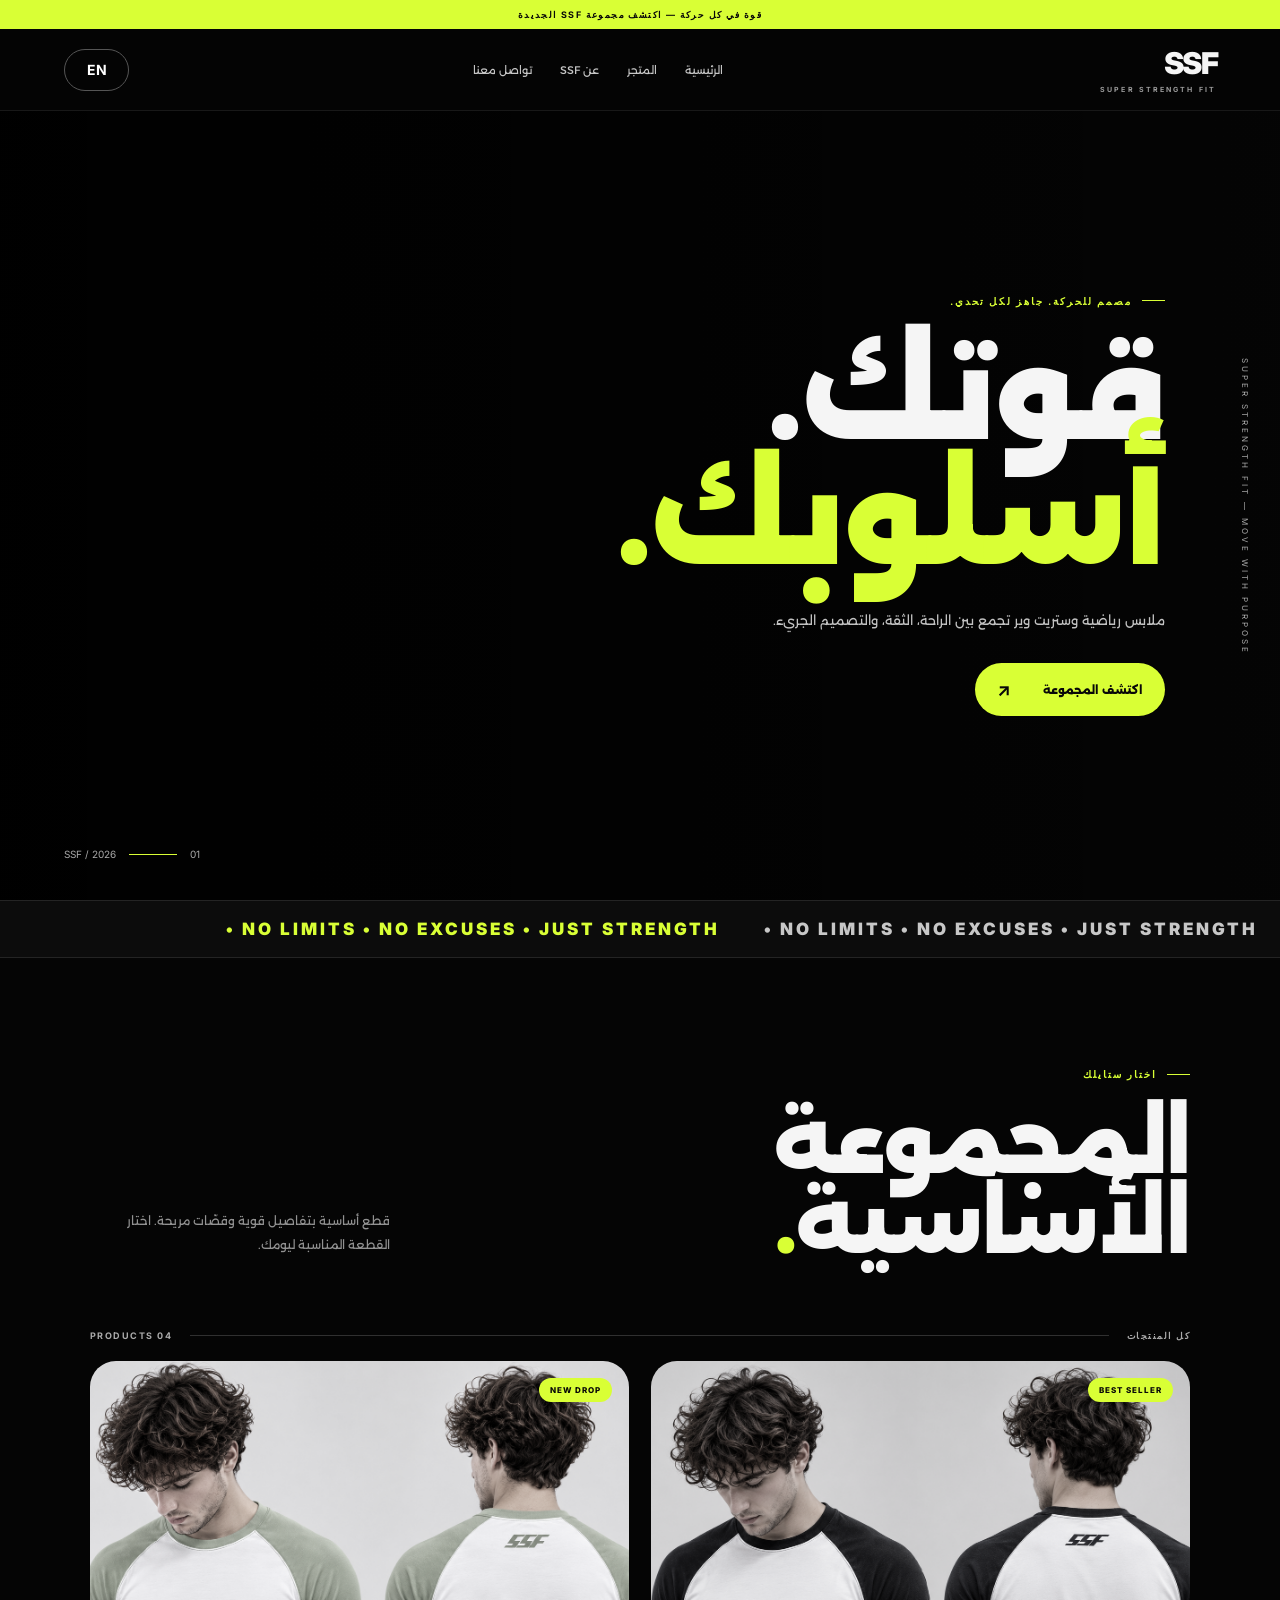
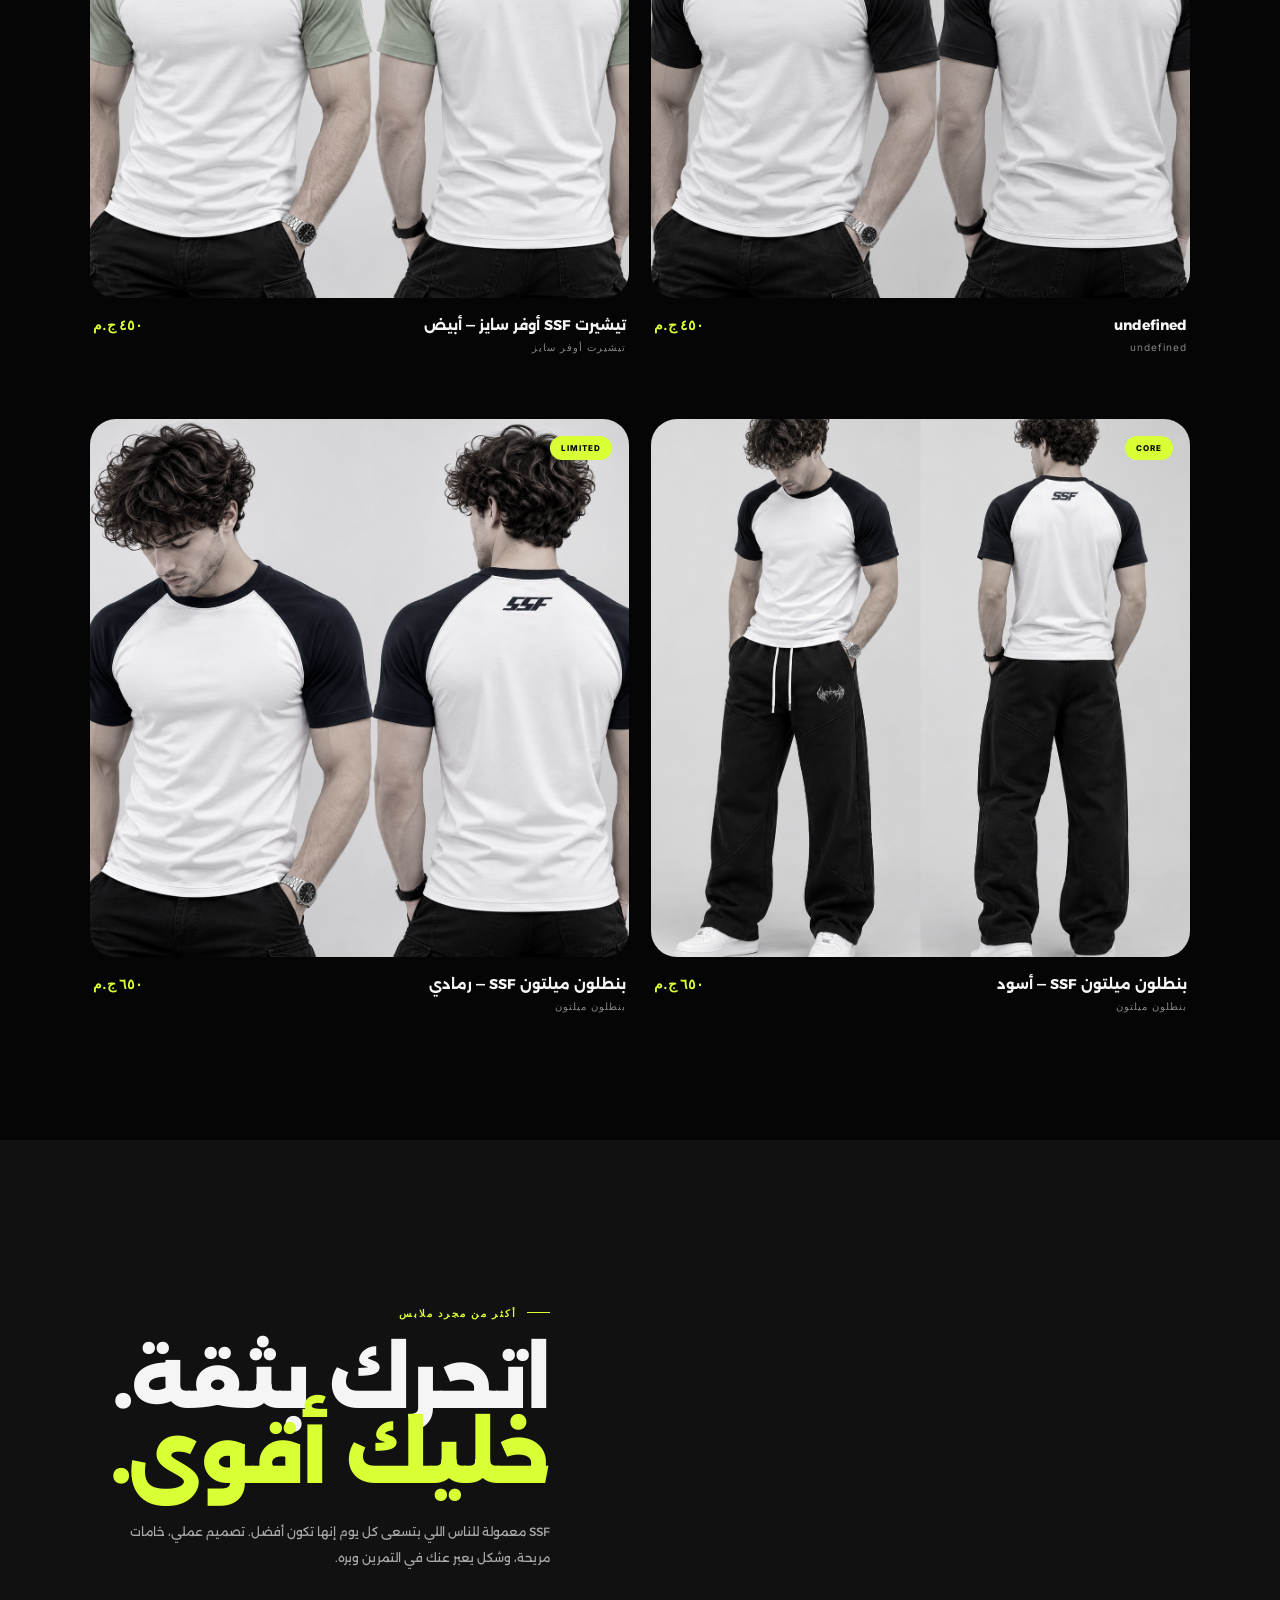
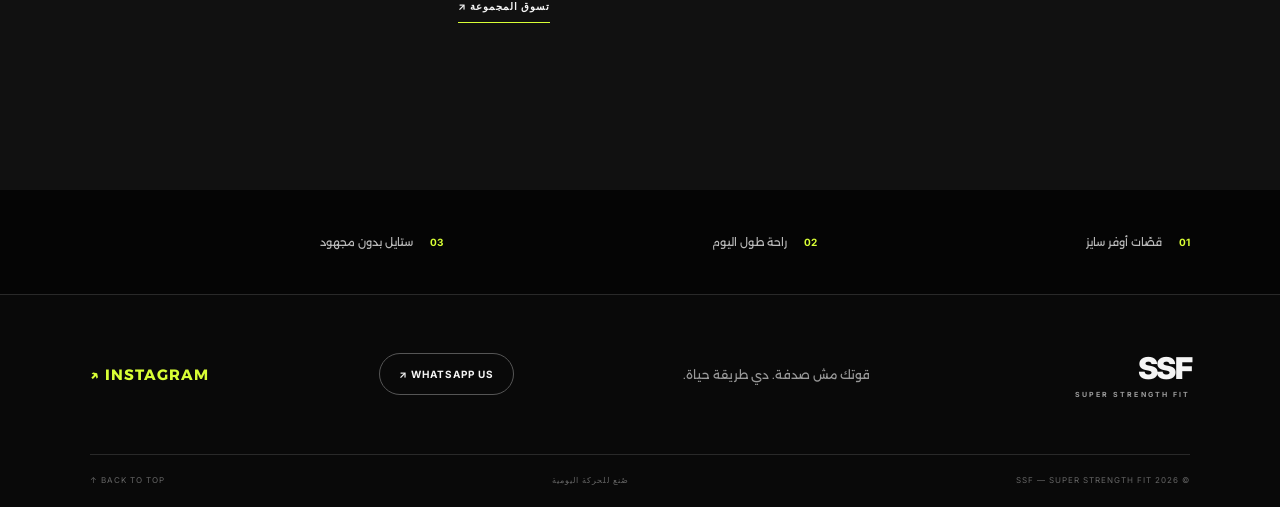
<file: index.html>
<!DOCTYPE html>
<html lang="ar" dir="rtl">

<head>
    <meta charset="UTF-8">
    <meta name="viewport" content="width=device-width, initial-scale=1.0">
    <meta name="theme-color" content="#050505">

    <title>SSF — Super Strength Fit</title>

    <link rel="preconnect" href="https://fonts.googleapis.com">
    <link rel="preconnect" href="https://fonts.gstatic.com" crossorigin>

    <link href="https://fonts.googleapis.com/css2?family=Alexandria:wght@300;400;500;600;700;800;900&family=Inter:wght@400;500;600;700;800;900&display=swap" rel="stylesheet">

    <link rel="stylesheet" href="style.css">
</head>

<body>

    <!-- Announcement -->
    <div class="announcement">
        <span data-ar="قوة في كل حركة — اكتشف مجموعة SSF الجديدة"
              data-en="STRENGTH IN EVERY MOVE — DISCOVER THE NEW SSF DROP">
            قوة في كل حركة — اكتشف مجموعة SSF الجديدة
        </span>
    </div>

    <!-- Header -->
    <header class="site-header">

        <a class="brand" href="index.html">
            <span class="brand-mark">SSF</span>
            <span class="brand-caption">SUPER STRENGTH FIT</span>
        </a>

        <nav class="main-nav">

            <a href="#home" data-ar="الرئيسية" data-en="Home">
                الرئيسية
            </a>

            <a href="#shop" data-ar="المتجر" data-en="Shop">
                المتجر
            </a>

            <a href="#story" data-ar="عن SSF" data-en="Our Story">
                عن SSF
            </a>

            <a href="#contact" data-ar="تواصل معنا" data-en="Contact">
                تواصل معنا
            </a>

        </nav>
        <div class="header-actions">

    

    <button class="lang-switch" id="languageToggle">
        EN
    </button>

   

</div>

       
    </header>


    <main>

        <!-- HERO -->
        <section class="hero" id="home">

            <div class="hero-image"></div>
            <div class="hero-shade"></div>

            <div class="hero-content reveal">

                <p class="eyebrow">
                    <i></i>
                    <span data-ar="مصمم للحركة. جاهز لكل تحدي."
                          data-en="BUILT FOR MOVEMENT. READY FOR ANY CHALLENGE.">
                        مصمم للحركة. جاهز لكل تحدي.
                    </span>
                </p>

                <h1>
                    <span data-ar="قوتك." data-en="YOUR">قوتك.</span>
                    <br>
                    <em data-ar="أسلوبك." data-en="STRENGTH.">أسلوبك.</em>
                </h1>

                <p class="hero-copy"
                   data-ar="ملابس رياضية وستريت وير تجمع بين الراحة، الثقة، والتصميم الجريء."
                   data-en="Performance-inspired essentials meet bold streetwear. Made for comfort, confidence and everyday movement.">

                    ملابس رياضية وستريت وير تجمع بين الراحة، الثقة، والتصميم الجريء.

                </p>

                <a class="button button-light" href="#shop">

                    <span data-ar="اكتشف المجموعة" data-en="EXPLORE THE COLLECTION">
                        اكتشف المجموعة
                    </span>

                    <b>↗</b>

                </a>

            </div>

            <div class="hero-index">
                <span>01</span>
                <span class="index-line"></span>
                <span>SSF / 2026</span>
            </div>

            <div class="hero-vertical">
                SUPER STRENGTH FIT — MOVE WITH PURPOSE
            </div>

        </section>


        <!-- MOVING TEXT -->
        <section class="ticker">

            <div class="ticker-track">

                <span>
                    NO LIMITS • NO EXCUSES • JUST STRENGTH •
                </span>

                <span>
                    NO LIMITS • NO EXCUSES • JUST STRENGTH •
                </span>

            </div>

        </section>


        <!-- COLLECTION -->
        <section class="collection section-wrap" id="shop">

            <div class="section-heading reveal">

                <div>

                    <p class="eyebrow">
                        <i></i>
                        <span data-ar="اختار ستايلك" data-en="THE SSF COLLECTION">
                            اختار ستايلك
                        </span>
                    </p>

                    <h2
                        data-ar="المجموعة الأساسية<span>.</span>"
                        data-en="THE CORE<br>COLLECTION<span>.</span>">

                        المجموعة الأساسية<span>.</span>

                    </h2>

                </div>

                <p
                    data-ar="قطع أساسية بتفاصيل قوية وقصّات مريحة. اختار القطعة المناسبة ليومك."
                    data-en="Essential pieces with confident details and relaxed fits. Find your everyday uniform.">

                    قطع أساسية بتفاصيل قوية وقصّات مريحة. اختار القطعة المناسبة ليومك.

                </p>

            </div>


            <div class="filter-row">

                <span data-ar="كل المنتجات" data-en="ALL PRODUCTS">
                    كل المنتجات
                </span>

                <span class="filter-line"></span>

                <span id="productCount">
                    04 PRODUCTS
                </span>

            </div>


            <!-- Products generated from JavaScript -->
            <div class="product-grid" id="productGrid"></div>

        </section>


        <!-- ABOUT -->
        <section class="statement" id="story">

            <div class="statement-photo"></div>

            <div class="statement-copy reveal">

                <p class="eyebrow">
                    <i></i>
                    <span data-ar="أكثر من مجرد ملابس" data-en="MORE THAN APPAREL">
                        أكثر من مجرد ملابس
                    </span>
                </p>

                <h2
                    data-ar="اتحرك بثقة.<br><span>خليك أقوى.</span>"
                    data-en="MOVE WITH<br><span>CONFIDENCE.</span>">

                    اتحرك بثقة.
                    <br>
                    <span>خليك أقوى.</span>

                </h2>

                <p
                    data-ar="SSF معمولة للناس اللي بتسعى كل يوم إنها تكون أفضل. تصميم عملي، خامات مريحة، وشكل يعبر عنك في التمرين وبره."
                    data-en="SSF is made for people who show up and push forward every day. Functional design, comfortable fabrics and a look that moves with you.">

                    SSF معمولة للناس اللي بتسعى كل يوم إنها تكون أفضل.
                    تصميم عملي، خامات مريحة، وشكل يعبر عنك في التمرين وبره.

                </p>

                <a class="text-link" href="#shop">

                    <span data-ar="تسوق المجموعة" data-en="SHOP THE DROP">
                        تسوق المجموعة
                    </span>

                    ↗

                </a>

            </div>

        </section>


        <!-- FEATURES -->
        <section class="feature-strip">

            <div class="feature">
                <b>01</b>
                <span data-ar="قصّات أوفر سايز" data-en="OVERSIZED FITS">
                    قصّات أوفر سايز
                </span>
            </div>

            <div class="feature">
                <b>02</b>
                <span data-ar="راحة طول اليوم" data-en="ALL-DAY COMFORT">
                    راحة طول اليوم
                </span>
            </div>

            <div class="feature">
                <b>03</b>
                <span data-ar="ستايل بدون مجهود" data-en="EFFORTLESS STYLE">
                    ستايل بدون مجهود
                </span>
            </div>

        </section>

    </main>


    <!-- FOOTER -->
    <footer id="contact">

        <div class="footer-top">

            <a class="brand footer-brand" href="#">

                <span class="brand-mark">SSF</span>
                <span class="brand-caption">SUPER STRENGTH FIT</span>

            </a>

            <p
                data-ar="قوتك مش صدفة. دي طريقة حياة."
                data-en="STRENGTH ISN'T AN ACCIDENT. IT'S A WAY OF LIFE.">

                قوتك مش صدفة. دي طريقة حياة.

            </p>

            <a class="footer-cta" href="#" id="footerWhatsapp">
                WHATSAPP US ↗
            </a>
            <a class="instagram-link"
   href="https://www.instagram.com/super_strength_fit?cplk=aGhpa283b3ZjbWp2"
   target="_blank"
   rel="noopener noreferrer">
    INSTAGRAM ↗
</a>

        </div>


        <div class="footer-bottom">

            <span>© 2026 SSF — SUPER STRENGTH FIT</span>

            <span
                data-ar="صُنع للحركة اليومية"
                data-en="MADE FOR EVERYDAY MOVEMENT">

                صُنع للحركة اليومية

            </span>

            <a href="#home">
                BACK TO TOP ↑
            </a>

        </div>

    </footer>


    <script src="script.js"></script>

</body>
</html>
</file>
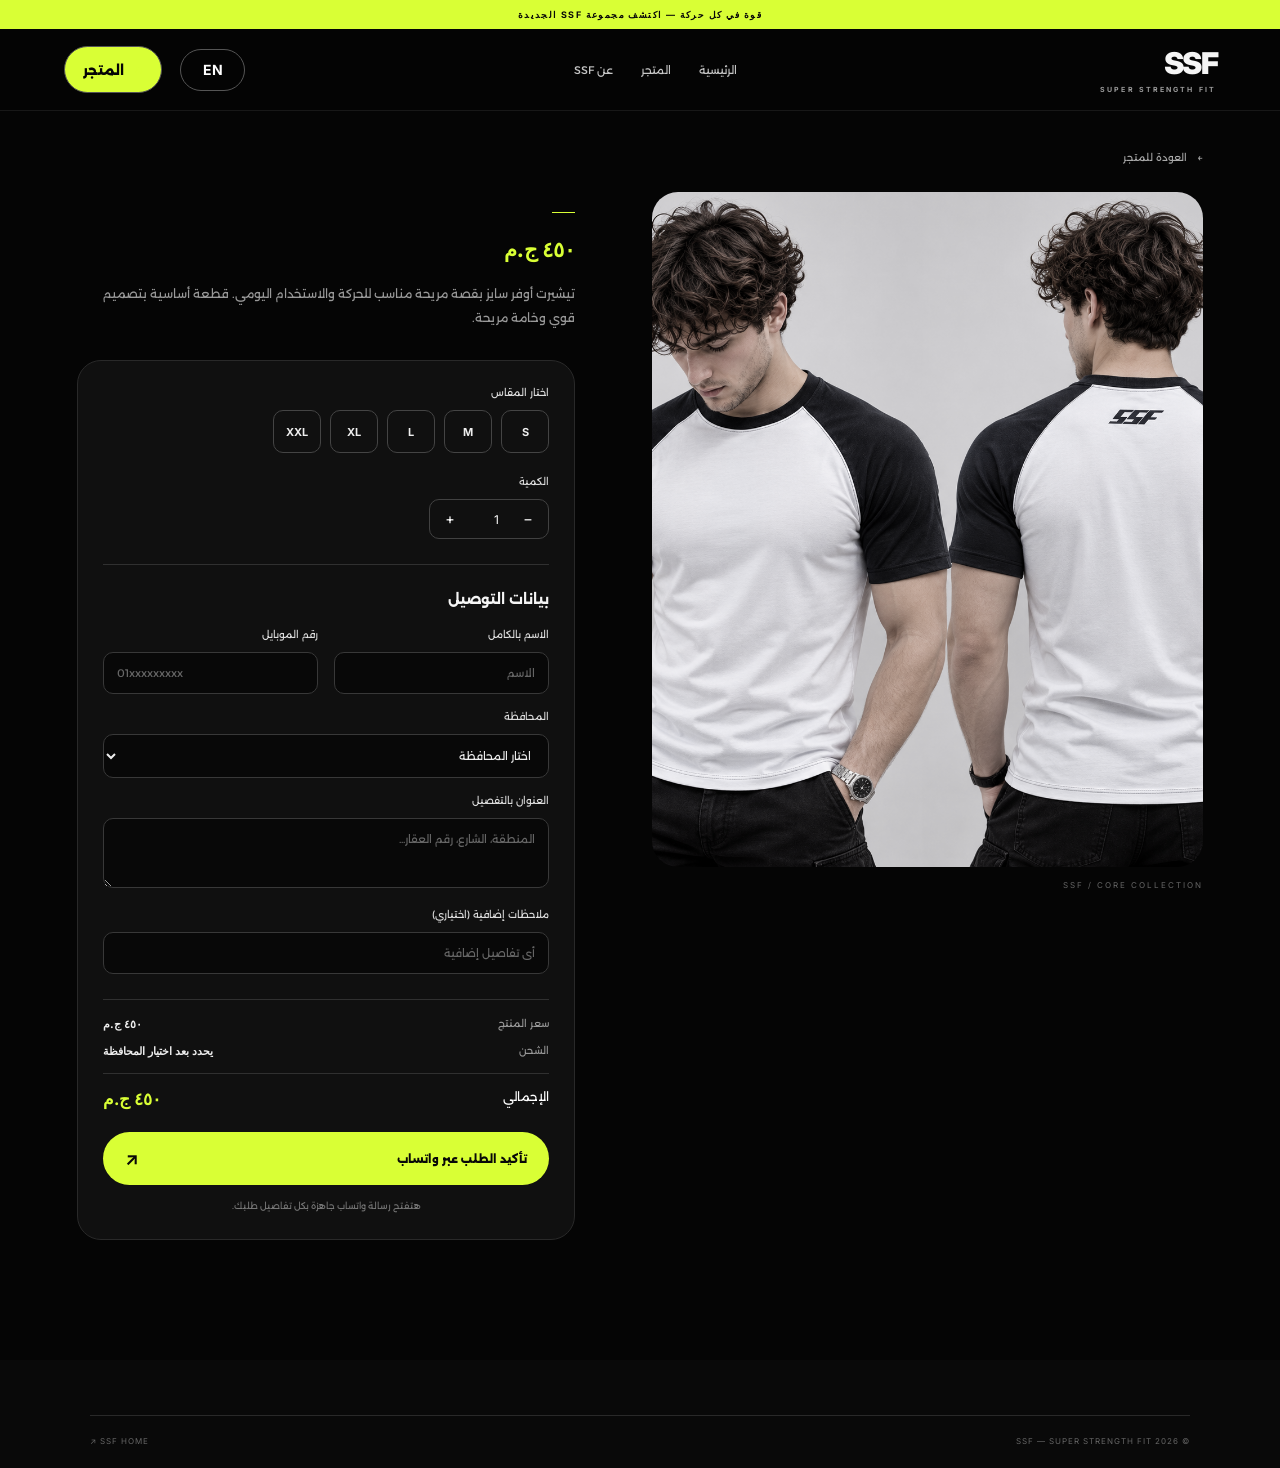
<file: product.html>
<!DOCTYPE html>
<html lang="ar" dir="rtl">

<head>

    <meta charset="UTF-8">
    <meta name="viewport" content="width=device-width, initial-scale=1.0">

    <meta name="theme-color" content="#050505">

    <title>Product — SSF</title>

    <link href="https://fonts.googleapis.com/css2?family=Alexandria:wght@300;400;500;600;700;800;900&family=Inter:wght@400;500;600;700;800;900&display=swap" rel="stylesheet">

    <link rel="stylesheet" href="style.css">

</head>

<body class="product-page">


    <div class="announcement">

        <span
            data-ar="قوة في كل حركة — اكتشف مجموعة SSF الجديدة"
            data-en="STRENGTH IN EVERY MOVE — DISCOVER THE NEW SSF DROP">

            قوة في كل حركة — اكتشف مجموعة SSF الجديدة

        </span>

    </div>


    <header class="site-header">

        <a class="brand" href="index.html">

            <span class="brand-mark">SSF</span>
            <span class="brand-caption">SUPER STRENGTH FIT</span>

        </a>


        <nav class="main-nav">

            <a href="index.html#home" data-ar="الرئيسية" data-en="Home">
                الرئيسية
            </a>

            <a href="index.html#shop" data-ar="المتجر" data-en="Shop">
                المتجر
            </a>

            <a href="index.html#story" data-ar="عن SSF" data-en="Our Story">
                عن SSF
            </a>

        </nav>


        <div class="header-actions">

            <button class="lang-switch" id="languageToggle">
                EN
            </button>

            <a class="bag-link" href="index.html#shop">
                <span>↗</span>
                <span data-ar="المتجر" data-en="Shop">المتجر</span>
            </a>

        </div>

    </header>


    <main class="product-main">

        <a class="back-link" href="index.html#shop">

            ←

            <span data-ar="العودة للمتجر" data-en="BACK TO SHOP">
                العودة للمتجر
            </span>

        </a>


        <div class="product-layout">


            <!-- PRODUCT IMAGE -->

            <div class="product-gallery">

                <div class="main-product-image" id="mainProductImage"></div>

                <div class="gallery-note">
                    SSF / CORE COLLECTION
                </div>

            </div>


            <!-- PRODUCT DETAILS -->

            <div class="product-info">

                <p class="eyebrow">
                    <i></i>
                    <span id="productCategory"></span>
                </p>


                <h1 id="productName">
                    Product Name
                </h1>


                <div class="product-price" id="productPrice"></div>


                <p class="product-description" id="productDescription"></p>


                <!-- ORDER FORM -->

                <form id="orderForm" class="order-form">


                    <!-- SIZE -->

                    <div class="form-section">

                        <label data-ar="اختار المقاس" data-en="SELECT SIZE">
                            اختار المقاس
                        </label>

                        <div class="size-options" id="sizeOptions"></div>

                        <input type="hidden" id="selectedSize" required>

                    </div>


                    <!-- QUANTITY -->

                    <div class="form-section">

                        <label data-ar="الكمية" data-en="QUANTITY">
                            الكمية
                        </label>

                        <div class="quantity-control">

                            <button type="button" id="qtyMinus">
                                −
                            </button>

                            <input type="number" id="quantity" value="1" min="1" max="10" readonly>

                            <button type="button" id="qtyPlus">
                                +
                            </button>

                        </div>

                    </div>


                    <div class="form-divider"></div>


                    <h3 data-ar="بيانات التوصيل" data-en="DELIVERY DETAILS">
                        بيانات التوصيل
                    </h3>


                    <div class="form-grid">


                        <div class="field">

                            <label for="customerName" data-ar="الاسم بالكامل" data-en="FULL NAME">
                                الاسم بالكامل
                            </label>

                            <input
                                id="customerName"
                                type="text"
                                required
                                placeholder="الاسم">

                        </div>


                        <div class="field">

                            <label for="customerPhone" data-ar="رقم الموبايل" data-en="PHONE NUMBER">
                                رقم الموبايل
                            </label>

                            <input
                                id="customerPhone"
                                type="tel"
                                required
                                placeholder="01xxxxxxxxx">

                        </div>


                        <div class="field full">

                            <label for="governorate" data-ar="المحافظة" data-en="GOVERNORATE">
                                المحافظة
                            </label>

                            <select id="governorate" required>

                                <option value=""
                                    data-ar="اختار المحافظة"
                                    data-en="Select governorate">

                                    اختار المحافظة

                                </option>

                            </select>

                        </div>


                        <div class="field full">

                            <label for="address" data-ar="العنوان بالتفصيل" data-en="FULL ADDRESS">
                                العنوان بالتفصيل
                            </label>

                            <textarea
                                id="address"
                                rows="3"
                                required
                                placeholder="المنطقة، الشارع، رقم العقار..."></textarea>

                        </div>


                        <div class="field full">

                            <label for="notes"
                                data-ar="ملاحظات إضافية (اختياري)"
                                data-en="ORDER NOTES (OPTIONAL)">

                                ملاحظات إضافية (اختياري)

                            </label>

                            <input
                                id="notes"
                                placeholder="أي تفاصيل إضافية">

                        </div>

                    </div>


                    <!-- PRICE SUMMARY -->

                    <div class="order-summary">


                        <div>

                            <span data-ar="سعر المنتج" data-en="PRODUCT TOTAL">
                                سعر المنتج
                            </span>

                            <b id="summaryProduct"></b>

                        </div>


                        <div>

                            <span data-ar="الشحن" data-en="DELIVERY">
                                الشحن
                            </span>

                            <b id="summaryShipping"></b>

                        </div>


                        <div class="summary-total">

                            <span data-ar="الإجمالي" data-en="TOTAL">
                                الإجمالي
                            </span>

                            <b id="summaryTotal"></b>

                        </div>

                    </div>


                    <!-- SUBMIT -->

                    <button class="button order-submit" type="submit">

                        <span data-ar="تأكيد الطلب عبر واتساب"
                              data-en="CONFIRM ORDER VIA WHATSAPP">

                            تأكيد الطلب عبر واتساب

                        </span>

                        <b>↗</b>

                    </button>


                    <p class="form-hint"
                       data-ar="هتفتح رسالة واتساب جاهزة بكل تفاصيل طلبك."
                       data-en="WhatsApp will open with your order details ready to send.">

                        هتفتح رسالة واتساب جاهزة بكل تفاصيل طلبك.

                    </p>


                </form>

            </div>

        </div>

    </main>


    <footer>

        <div class="footer-bottom">

            <span>© 2026 SSF — SUPER STRENGTH FIT</span>

            <a href="index.html">
                SSF HOME ↗
            </a>

        </div>

    </footer>


    <script src="script.js"></script>
    <script src="product.js"></script>

</body>
</html>
</file>
<file: style.css>
/* =================================
   SSF DESIGN SYSTEM
================================= */

* {
    box-sizing: border-box;
    margin: 0;
    padding: 0;
}

:root {

    --black: #050505;
    --carbon: #111111;

    --card: #1b1b1b;

    --white: #f5f5f5;

    --muted: #929292;

    --line: #303030;

    --accent: #d9ff35;

    --radius: 26px;

}


html {
    scroll-behavior: smooth;
}


body {
    background: var(--black);
    color: var(--white);

    font-family: 'Alexandria', sans-serif;

    overflow-x: hidden;
}


body[dir="ltr"] {
    font-family: Inter, sans-serif;
}


a {
    color: inherit;
    text-decoration: none;
}


button,
input,
select,
textarea {
    font: inherit;
}



/* =================================
   ANNOUNCEMENT
================================= */

.announcement {

    height: 29px;

    background: var(--accent);

    color: #080808;

    display: flex;

    align-items: center;

    justify-content: center;

    font: 700 9px Inter, sans-serif;

    letter-spacing: 1.4px;

    text-align: center;

    padding: 0 12px;

}



/* =================================
   HEADER
================================= */

.site-header {

    height: 82px;

    position: sticky;

    top: 0;

    z-index: 50;

    background: rgba(5, 5, 5, .91);

    backdrop-filter: blur(18px);

    border-bottom: 1px solid rgba(255,255,255,.08);

    display: flex;

    align-items: center;

    justify-content: space-between;

    padding: 0 clamp(18px, 5vw, 76px);

    gap: 20px;

}


.brand {

    display: flex;

    flex-direction: column;

    line-height: 1;

    min-width: 150px;

}


.brand-mark {

    font: 900 30px Inter, sans-serif;

    letter-spacing: -2.5px;

}


.brand-caption {

    font: 700 7px Inter, sans-serif;

    letter-spacing: 2.1px;

    color: #9c9c9c;

    margin-top: 4px;

}


.main-nav {

    display: flex;

    align-items: center;

    gap: clamp(16px, 3vw, 42px);

}


.main-nav a {

    font-size: 11px;

    color: #c7c7c7;

    transition: .25s;

}


.main-nav a:hover {

    color: var(--accent);

}


.header-actions {

    display: flex;

    align-items: center;

    gap: 14px;

}


.lang-switch {

    background: transparent;

    border: 1px solid #555;

    color: white;

    border-radius: 999px;

    padding: 9px 13px;

    font: 700 10px Inter;

    cursor: pointer;

    min-width: 42px;

}


.bag-link {

    display: flex;

    gap: 8px;

    align-items: center;

    font-size: 10px;

    border: 1px solid #555;

    border-radius: 999px;

    padding: 10px 16px;

}


.bag-link span:first-child {

    color: var(--accent);

    font-size: 15px;

}



/* =================================
   HERO
================================= */

.hero {

    min-height: min(790px, calc(100vh - 111px));

    position: relative;

    display: flex;

    align-items: center;

    overflow: hidden;

    padding: 80px clamp(24px, 9vw, 140px);

}


.hero-image {

    position: absolute;

    inset: 0;

    background: url('https://images.unsplash.com/photo-1534438327276-14e5300c3a48?auto=format&fit=crop&w=2000&q=85')
    center 42% / cover;

    filter: grayscale(1);

    opacity: .62;

    transform: scale(1.04);

    animation: heroZoom 14s ease-in-out infinite alternate;

}


.hero-shade {

    position: absolute;

    inset: 0;

    background:
    linear-gradient(
        90deg,
        rgba(0,0,0,.94),
        rgba(0,0,0,.64),
        rgba(0,0,0,.15)
    ),
    linear-gradient(
        0deg,
        #050505,
        transparent 30%
    );

}


.hero-content {

    position: relative;

    z-index: 2;

    max-width: 700px;

}


.eyebrow {

    font: 700 10px Inter, sans-serif;

    letter-spacing: 2px;

    color: var(--accent);

    display: flex;

    align-items: center;

    gap: 10px;

    margin-bottom: 24px;

}


.eyebrow i {

    display: inline-block;

    width: 23px;

    height: 1px;

    background: var(--accent);

}


h1,
h2 {

    font-weight: 900;

    letter-spacing: -2px;

    line-height: .98;

}


.hero h1 {

    font-size: clamp(64px, 10vw, 136px);

    margin-bottom: 26px;

}


.hero h1 em {

    font-style: normal;

    color: var(--accent);

}


.hero-copy {

    font-size: 13px;

    line-height: 2;

    color: #c2c2c2;

    max-width: 420px;

    margin-bottom: 30px;

}



/* =================================
   BUTTONS
================================= */

.button {

    display: inline-flex;

    align-items: center;

    justify-content: center;

    gap: 32px;

    background: var(--accent);

    color: #080808;

    border: 0;

    border-radius: 999px;

    padding: 16px 22px;

    font-size: 11px;

    font-weight: 800;

    cursor: pointer;

    transition: transform .25s, background .25s;

}


.button:hover {

    transform: translateY(-4px);

    background: #e8ff82;

}


.button b {

    font: 700 18px Inter;

}



/* =================================
   HERO INDEX
================================= */

.hero-index {

    position: absolute;

    bottom: 40px;

    left: clamp(24px, 5vw, 76px);

    display: flex;

    align-items: center;

    gap: 13px;

    font: 10px Inter;

    color: #aaa;

}


.index-line {

    width: 48px;

    height: 1px;

    background: var(--accent);

}


.hero-vertical {

    position: absolute;

    right: 30px;

    top: 50%;

    writing-mode: vertical-rl;

    transform: translateY(-50%);

    font: 8px Inter;

    letter-spacing: 3px;

    color: #aaa;

}



/* =================================
   MOVING TICKER
================================= */

.ticker {

    overflow: hidden;

    border-top: 1px solid #242424;

    border-bottom: 1px solid #242424;

    padding: 18px 0;

    background: #0c0c0c;

}


.ticker-track {

    display: flex;

    width: max-content;

    animation: ticker 24s linear infinite;

}


.ticker-track span {

    font: 900 17px Inter;

    letter-spacing: 3px;

    white-space: nowrap;

    padding-inline: 22px;

    color: #c7c7c7;

}


.ticker-track span:nth-child(2) {

    color: var(--accent);

}



/* =================================
   COLLECTION
================================= */

.section-wrap {

    max-width: 1440px;

    margin: auto;

    padding: 110px clamp(20px, 7vw, 100px);

}


.section-heading {

    display: flex;

    align-items: flex-end;

    justify-content: space-between;

    gap: 30px;

    margin-bottom: 65px;

}


.section-heading h2 {

    font-size: clamp(45px, 7vw, 82px);

}


.section-heading h2 span {

    color: var(--accent);

}


.section-heading > p {

    max-width: 300px;

    color: var(--muted);

    font-size: 12px;

    line-height: 2;

    margin-bottom: 8px;

}


.filter-row {

    display: flex;

    align-items: center;

    gap: 18px;

    font: 700 9px Inter;

    letter-spacing: 1.5px;

    color: #aaa;

    margin-bottom: 20px;

}


.filter-line {

    height: 1px;

    background: #303030;

    flex: 1;

}



/* =================================
   PRODUCTS
================================= */

.product-grid {

    display: grid;

    grid-template-columns: repeat(2, minmax(0, 1fr));

    gap: 48px 22px;

}


.product-card {

    min-width: 0;

    cursor: pointer;

}


.product-visual {

    height: clamp(270px, 42vw, 570px);

    background: #151515;

    border-radius: var(--radius);

    overflow: hidden;

    position: relative;

}


.product-visual img {

    width: 100%;

    height: 100%;

    object-fit: cover;

    filter: grayscale(.75);

    transition:
        transform .7s cubic-bezier(.2,.7,.2,1),
        filter .5s;

}


.product-card:hover img {

    transform: scale(1.06);

    filter: grayscale(0);

}


.product-tag {

    position: absolute;

    top: 17px;

    right: 17px;

    background: var(--accent);

    color: #080808;

    padding: 7px 11px;

    border-radius: 999px;

    font: 800 8px Inter;

    letter-spacing: 1px;

}


.quick-view {

    position: absolute;

    bottom: 16px;

    left: 16px;

    right: 16px;

    background: rgba(5,5,5,.88);

    backdrop-filter: blur(10px);

    border: 1px solid #444;

    border-radius: 999px;

    padding: 14px 18px;

    display: flex;

    justify-content: space-between;

    align-items: center;

    font-size: 10px;

    transform: translateY(70px);

    opacity: 0;

    transition: .3s;

}


.product-card:hover .quick-view {

    transform: translateY(0);

    opacity: 1;

}


.quick-view b {

    color: var(--accent);

    font: 18px Inter;

}


.product-meta {

    display: flex;

    justify-content: space-between;

    align-items: flex-start;

    gap: 12px;

    padding: 18px 3px;

}


.product-meta h3 {

    font-size: 14px;

    font-weight: 700;

}


.product-meta p {

    font: 10px Inter;

    color: #858585;

    margin-top: 7px;

    letter-spacing: 1px;

}


.product-meta strong {

    font: 700 14px Inter;

    white-space: nowrap;

    color: var(--accent);

}



/* =================================
   ABOUT
================================= */

.statement {

    min-height: 650px;

    display: grid;

    grid-template-columns: 1fr 1fr;

    background: #111;

}


.statement-photo {

    min-height: 600px;

    background: url('https://images.unsplash.com/photo-1517836357463-d25dfeac3438?auto=format&fit=crop&w=1300&q=85')
    center / cover;

    filter: grayscale(1);

}


.statement-copy {

    padding: clamp(55px, 9vw, 130px)
    clamp(28px, 7vw, 100px);

    display: flex;

    flex-direction: column;

    align-items: flex-start;

    justify-content: center;

}


.statement-copy h2 {

    font-size: clamp(48px, 6vw, 78px);

    margin-bottom: 26px;

}


.statement-copy h2 span {

    color: var(--accent);

}


.statement-copy > p:not(.eyebrow) {

    font-size: 12px;

    line-height: 2.1;

    color: #aaa;

    max-width: 440px;

    margin-bottom: 30px;

}


.text-link {

    font: 700 10px Inter;

    letter-spacing: 1px;

    border-bottom: 1px solid var(--accent);

    padding-bottom: 10px;

}



/* =================================
   FEATURES
================================= */

.feature-strip {

    display: grid;

    grid-template-columns: repeat(3, 1fr);

    padding: 45px clamp(24px, 7vw, 100px);

    gap: 20px;

    border-bottom: 1px solid #292929;

}


.feature {

    display: flex;

    align-items: center;

    gap: 17px;

}


.feature b {

    font: 700 10px Inter;

    color: var(--accent);

}


.feature span {

    font-size: 11px;

    color: #bbb;

}



/* =================================
   FOOTER
================================= */

footer {

    padding: 55px clamp(24px, 7vw, 100px) 22px;

    background: #090909;

}


.footer-top {

    display: flex;

    align-items: center;

    justify-content: space-between;

    gap: 25px;

    padding-bottom: 55px;

}


.footer-top > p {

    font-size: 12px;

    color: #999;

}


.footer-cta {

    font: 700 10px Inter;

    letter-spacing: 1px;

    border: 1px solid #555;

    border-radius: 999px;

    padding: 14px 19px;

}


.footer-bottom {

    border-top: 1px solid #292929;

    padding-top: 20px;

    display: flex;

    justify-content: space-between;

    gap: 20px;

    color: #666;

    font: 8px Inter;

    letter-spacing: 1px;

}



/* =================================
   SCROLL ANIMATION
================================= */

.reveal {

    opacity: 0;

    transform: translateY(28px);

    transition:
        opacity .8s ease,
        transform .8s ease;

}


.reveal.visible {

    opacity: 1;

    transform: translateY(0);

}



/* =================================
   PRODUCT PAGE
================================= */

.product-main {

    max-width: 1440px;

    margin: auto;

    padding: 35px clamp(20px, 6vw, 85px) 100px;

}


.back-link {

    display: inline-flex;

    gap: 10px;

    color: #aaa;

    font-size: 10px;

    margin-bottom: 28px;

}


.product-layout {

    display: grid;

    grid-template-columns: 1.05fr .95fr;

    gap: clamp(30px, 6vw, 90px);

    align-items: start;

}


.product-gallery {

    position: sticky;

    top: 115px;

}


.main-product-image {

    height: min(720px, 75vh);

    border-radius: var(--radius);

    background: #151515 center / cover no-repeat;

    filter: grayscale(.55);

}


.gallery-note {

    font: 8px Inter;

    letter-spacing: 2px;

    color: #666;

    margin-top: 13px;

}


.product-info {

    padding: 20px 0;

}


.product-info h1 {

    font-size: clamp(36px, 5vw, 62px);

    line-height: 1.15;

    letter-spacing: -1.5px;

    margin-bottom: 16px;

}


.product-price {

    font: 800 21px Inter;

    color: var(--accent);

    margin-bottom: 20px;

}


.product-description {

    font-size: 12px;

    color: #999;

    line-height: 2;

    margin-bottom: 30px;

}



/* =================================
   ORDER FORM
================================= */

.order-form {

    background: #101010;

    border: 1px solid #292929;

    border-radius: 24px;

    padding: 25px;

}


.form-section {

    margin-bottom: 22px;

}


.form-section > label,
.field label {

    display: block;

    font-size: 10px;

    color: #ddd;

    margin-bottom: 11px;

}


.size-options {

    display: flex;

    gap: 9px;

    flex-wrap: wrap;

}


.size-btn {

    width: 48px;

    height: 43px;

    border: 1px solid #444;

    background: transparent;

    color: #eee;

    border-radius: 10px;

    cursor: pointer;

    font: 700 11px Inter;

    transition: .2s;

}


.size-btn.active,
.size-btn:hover {

    background: var(--accent);

    color: #080808;

    border-color: var(--accent);

}


.quantity-control {

    display: flex;

    align-items: center;

    border: 1px solid #414141;

    border-radius: 10px;

    width: max-content;

    overflow: hidden;

}


.quantity-control button {

    background: transparent;

    color: white;

    border: 0;

    width: 40px;

    height: 38px;

    cursor: pointer;

}


.quantity-control input {

    width: 38px;

    text-align: center;

    background: transparent;

    border: 0;

    color: white;

    font: 12px Inter;

}


.form-divider {

    height: 1px;

    background: #303030;

    margin: 25px 0;

}


.order-form h3 {

    font-size: 14px;

    margin-bottom: 20px;

}


.form-grid {

    display: grid;

    grid-template-columns: 1fr 1fr;

    gap: 16px;

}


.field.full {

    grid-column: 1 / -1;

}


.field input,
.field select,
.field textarea {

    width: 100%;

    background: #080808;

    border: 1px solid #383838;

    border-radius: 10px;

    padding: 13px;

    color: #eee;

    outline: none;

    font-size: 11px;

    resize: vertical;

}


.field input:focus,
.field select:focus,
.field textarea:focus {

    border-color: var(--accent);

}


.field select option {

    background: #111;

}


.field input::placeholder,
.field textarea::placeholder {

    color: #666;

}



/* =================================
   ORDER SUMMARY
================================= */

.order-summary {

    border-top: 1px solid #303030;

    margin-top: 25px;

    padding-top: 17px;

}


.order-summary > div {

    display: flex;

    justify-content: space-between;

    margin-bottom: 13px;

    font-size: 10px;

    color: #999;

}


.order-summary b {

    font: 700 11px Inter;

    color: #eee;

}


.order-summary .summary-total {

    border-top: 1px solid #303030;

    padding-top: 15px;

    margin-top: 15px;

    color: #fff;

    font-size: 12px;

}


.summary-total b {

    font-size: 17px;

    color: var(--accent);

}


.order-submit {

    width: 100%;

    margin-top: 10px;

    justify-content: space-between;

}


.form-hint {

    text-align: center;

    color: #777;

    font-size: 9px;

    margin-top: 13px;

    line-height: 1.8;

}



/* =================================
   ANIMATIONS
================================= */

@keyframes ticker {

    to {
        transform: translateX(50%);
    }

}


@keyframes heroZoom {

    to {
        transform: scale(1.12);
    }

}



/* =================================
   TABLET
================================= */

@media(max-width:800px) {

    .site-header {

        height: 72px;

        padding: 0 15px;

        gap: 8px;

    }


    .brand {

        min-width: auto;

    }


    .brand-mark {

        font-size: 26px;

    }


    .brand-caption {

        font-size: 6px;

        letter-spacing: 1.4px;

    }


    .main-nav {

        gap: 12px;

    }


    .main-nav a {

        font-size: 9px;

    }


    .header-actions {

        gap: 7px;

    }


    .bag-link {

        padding: 9px 10px;

        font-size: 0;

    }


    .bag-link span:first-child {

        font-size: 16px;

    }


    .lang-switch {

        padding: 8px 10px;

    }


    .hero {

        min-height: 670px;

        padding: 65px 25px;

    }


    .hero-image {

        background-position: 58% center;

    }


    .hero-shade {

        background:
        linear-gradient(
            90deg,
            rgba(0,0,0,.9),
            rgba(0,0,0,.3)
        ),
        linear-gradient(
            0deg,
            #050505,
            transparent 35%
        );

    }


    .hero-vertical {

        display: none;

    }


    .section-wrap {

        padding-top: 80px;

        padding-bottom: 80px;

    }


    .section-heading {

        align-items: flex-start;

        flex-direction: column;

        margin-bottom: 40px;

    }


    .section-heading > p {

        max-width: 420px;

    }


    .product-grid {

        gap: 30px 13px;

    }


    .product-visual {

        height: clamp(240px, 58vw, 420px);

        border-radius: 17px;

    }


    .quick-view {

        transform: none;

        opacity: 1;

        bottom: 9px;

        left: 9px;

        right: 9px;

        padding: 11px 13px;

        font-size: 8px;

    }


    .product-meta h3 {

        font-size: 11px;

    }


    .product-meta strong {

        font-size: 11px;

    }


    .product-meta p {

        font-size: 8px;

    }


    .statement {

        grid-template-columns: 1fr;

    }


    .statement-photo {

        min-height: 420px;

    }


    .statement-copy {

        padding: 65px 28px;

    }


    .feature-strip {

        padding: 32px 20px;

        gap: 12px;

    }


    .feature {

        gap: 8px;

        align-items: flex-start;

    }


    .feature span {

        font-size: 9px;

    }


    .footer-top {

        flex-wrap: wrap;

    }


    .footer-top > p {

        order: 3;

        width: 100%;

    }


    .footer-bottom {

        font-size: 7px;

        flex-wrap: wrap;

    }


    .product-layout {

        grid-template-columns: 1fr;

    }


    .product-gallery {

        position: relative;

        top: auto;

    }


    .main-product-image {

        height: min(115vw, 600px);

    }


    .product-info {

        padding-top: 5px;

    }


    .product-main {

        padding-top: 22px;

    }


    .order-form {

        padding: 18px;

    }

}



/* =================================
   MOBILE
================================= */

@media(max-width:480px) {

    .main-nav {

        gap: 9px;

    }


    .main-nav a {

        font-size: 8px;

    }


    .brand-caption {

        display: none;

    }


    .brand-mark {

        font-size: 24px;

    }


    .header-actions {

        gap: 6px;

    }


    .bag-link {

        padding: 8px;

    }


    .hero h1 {

        font-size: 64px;

    }


    .hero-copy {

        font-size: 11px;

    }


    .section-heading h2 {

        font-size: 47px;

    }


    .product-grid {

        grid-template-columns: 1fr 1fr;

    }


    .product-visual {

        height: 245px;

    }


    .product-meta {

        padding: 13px 1px;

    }


    .product-meta h3 {

        font-size: 10px;

    }


    .product-meta strong {

        font-size: 10px;

    }


    .product-meta p {

        font-size: 7px;

    }


    .feature-strip {

        grid-template-columns: 1fr;

        gap: 18px;

    }


    .feature {

        align-items: center;

    }


    .form-grid {

        grid-template-columns: 1fr;

    }


    .field.full {

        grid-column: auto;

    }


    .footer-bottom {

        font-size: 7px;

    }


    .footer-bottom span:nth-child(2) {

        display: none;

    }

}



/* =================================
   ACCESSIBILITY
================================= */

@media(prefers-reduced-motion: reduce) {

    *,
    *::before,
    *::after {

        animation-duration: .01ms !important;

        animation-iteration-count: 1 !important;

        scroll-behavior: auto !important;

        transition-duration: .01ms !important;

    }

}
.instagram-link {
    color: #d9ff35;
    text-decoration: none;
    font-size: 12px;
    font-weight: 700;
    letter-spacing: 1px;
    transition: 0.3s ease;
}

.instagram-link:hover {
    opacity: 0.65;
    transform: translateY(-2px);
}
/* HEADER ACTIONS REDESIGN */

.site-header {
    display: flex;
    align-items: center;
    justify-content: space-between;
    gap: 25px;
}

.main-nav {
    display: flex;
    align-items: center;
    gap: 28px;
    white-space: nowrap;
}

.main-nav a {
    white-space: nowrap;
}

.header-actions {
    display: flex;
    align-items: center;
    gap: 18px;
    flex-shrink: 0;
}

/* Instagram */

.instagram-link {
    display: inline-flex;
    align-items: center;
    gap: 5px;
    color: #d9ff35;
    text-decoration: none;
    font-size: 15px;
    font-weight: 700;
    white-space: nowrap;
    transition: 0.3s ease;
}

.instagram-link span {
    font-size: 18px;
}

.instagram-link:hover {
    opacity: 0.7;
}

/* Language */

.lang-switch {
    width: 65px;
    height: 42px;
    border: 1px solid #555;
    border-radius: 30px;
    background: transparent;
    color: white;
    font-size: 14px;
    cursor: pointer;
}

/* Shop Button */

.bag-link {
    display: inline-flex;
    align-items: center;
    justify-content: center;
    gap: 10px;
    padding: 13px 18px;
    border-radius: 30px;
    background: #d9ff35;
    color: #050505;
    text-decoration: none;
    font-size: 13px;
    font-weight: 800;
    white-space: nowrap;
    transition: 0.3s ease;
}

.bag-link:hover {
    background: white;
    transform: translateY(-2px);
}

.shop-arrow {
    font-size: 17px;
}
</file>
